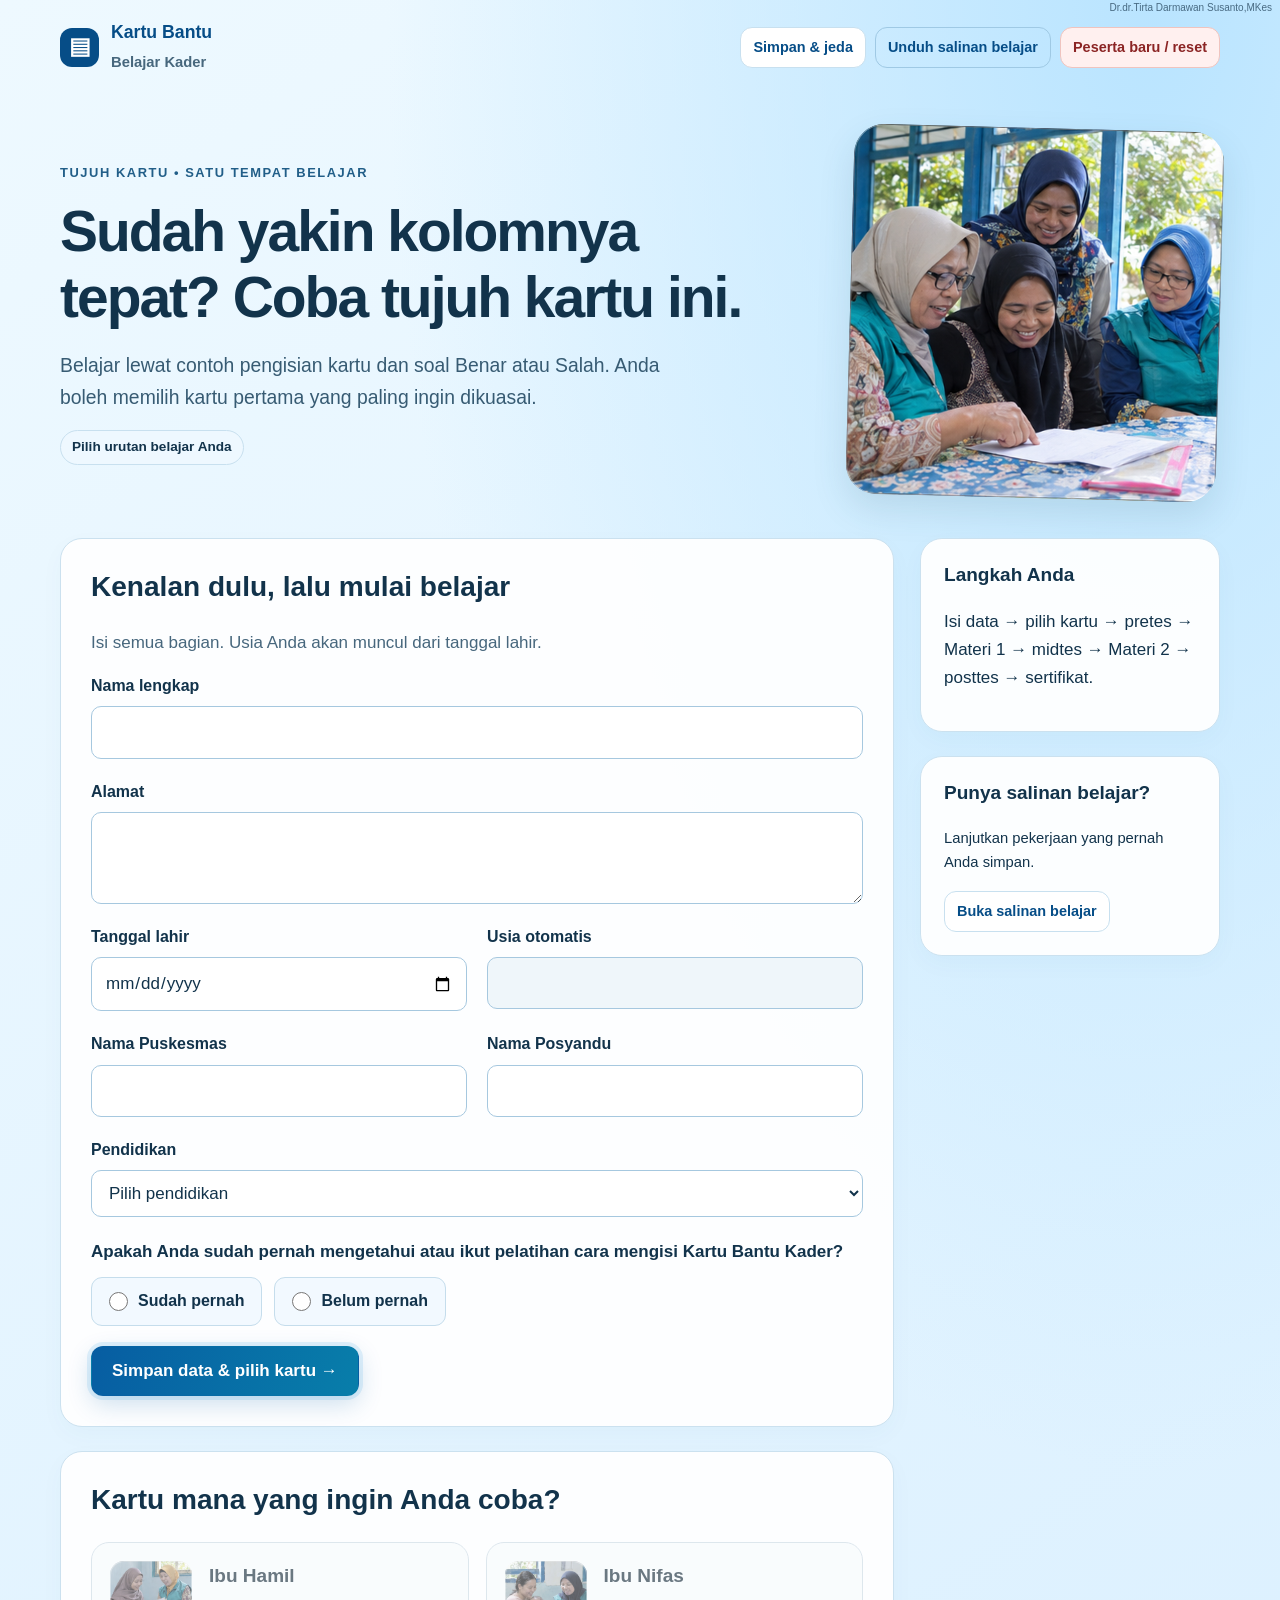
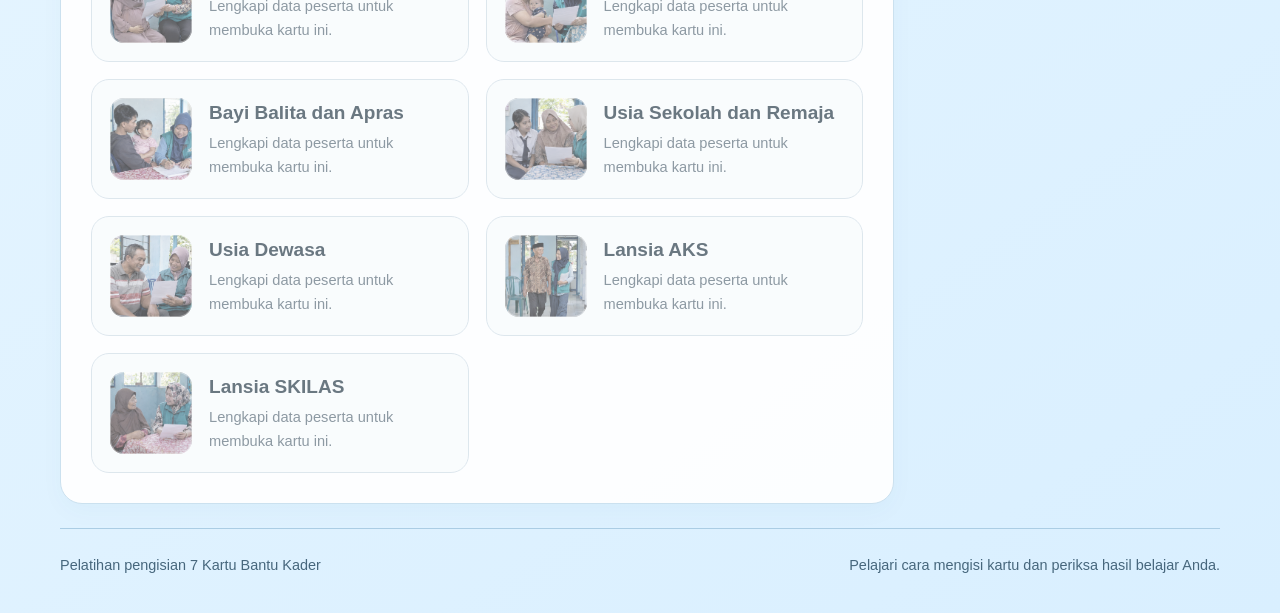
<file: index.html>
<!doctype html>
<html lang="id"><head><meta charset="utf-8"><meta name="viewport" content="width=device-width,initial-scale=1"><meta name="theme-color" content="#dff2ff"><title>Kartu Bantu Kader</title><link rel="stylesheet" href="assets/style.css"><script defer src="assets/content.js"></script><script defer src="assets/files.js"></script><script defer src="assets/validate.js"></script><script defer src="assets/review.js"></script><script defer src="assets/app.js"></script></head><body data-module="index"><div id="app"><div class="wrap"><section class="panel" style="margin-top:50px"><h1>Membuka tempat belajar Anda…</h1><p>Tunggu sebentar.</p></section></div></div><noscript>Aktifkan JavaScript pada peramban untuk mengikuti pelatihan.</noscript></body></html>
</file>
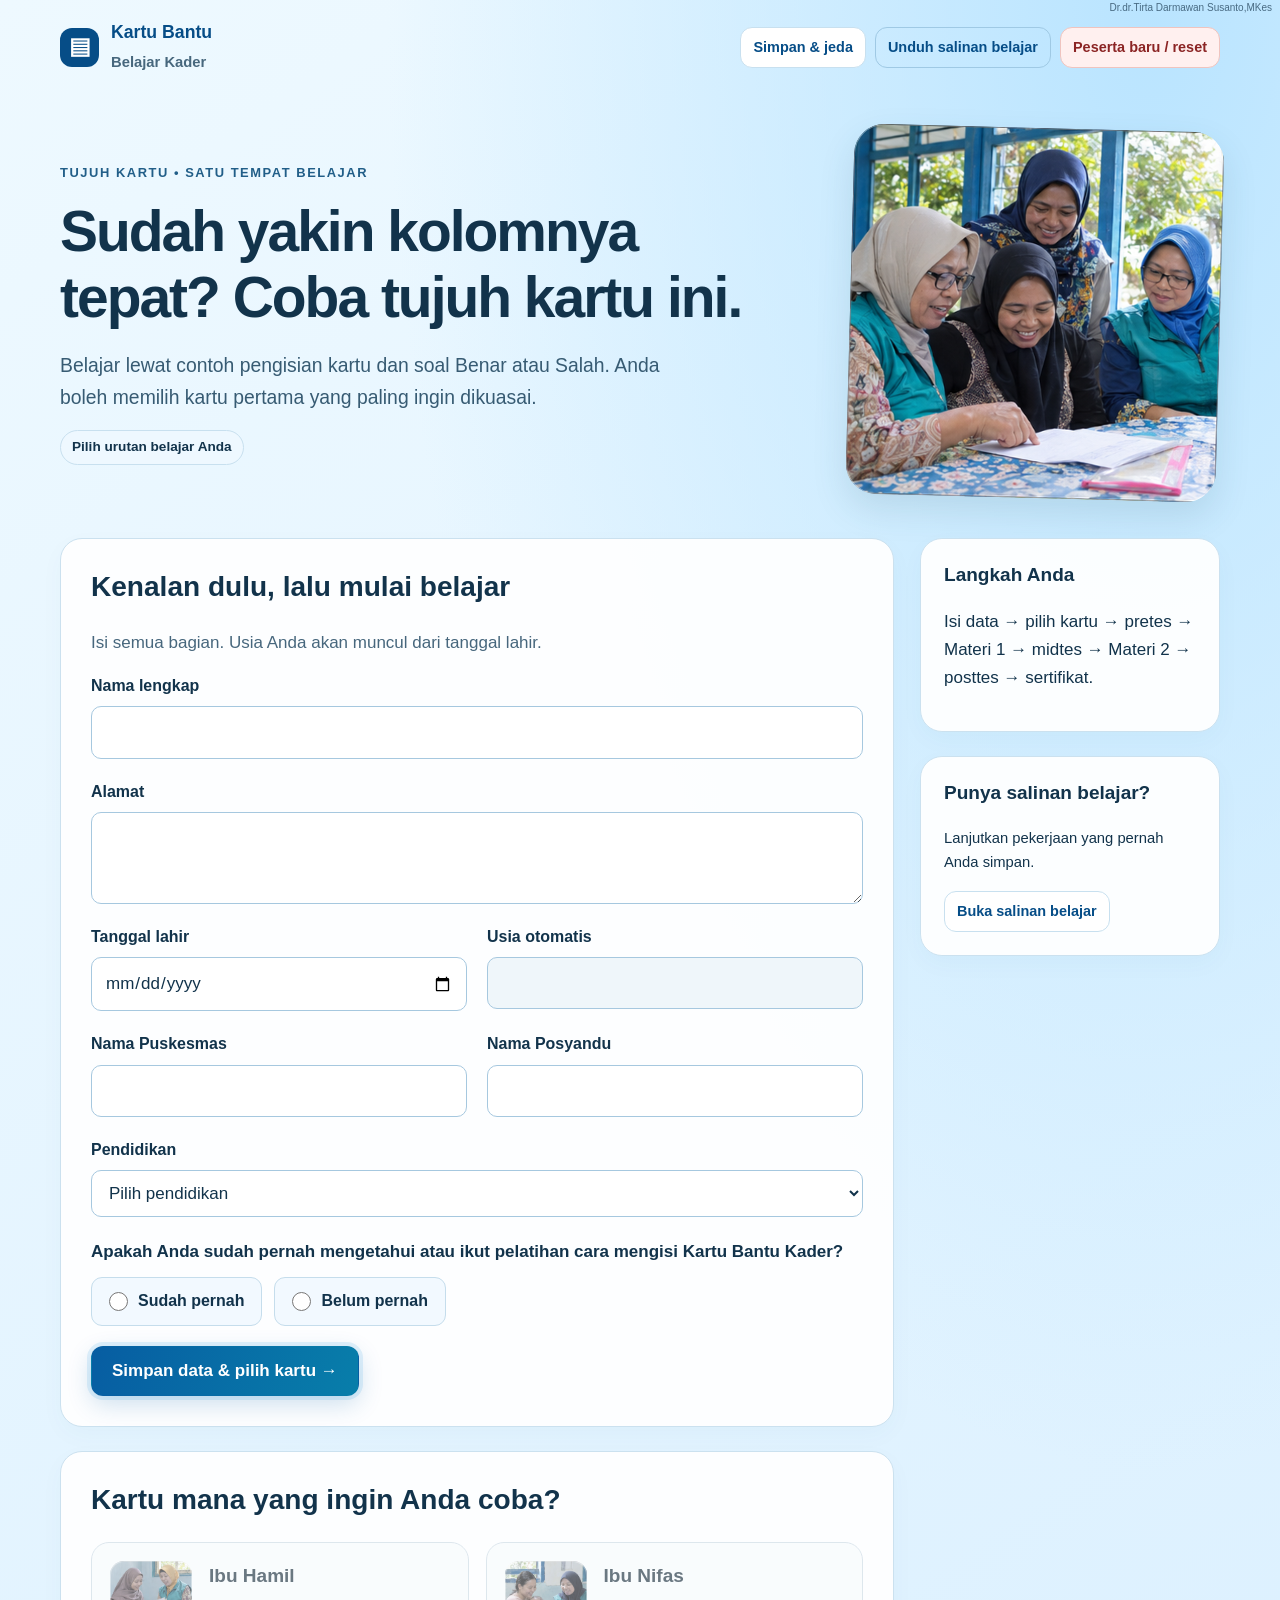
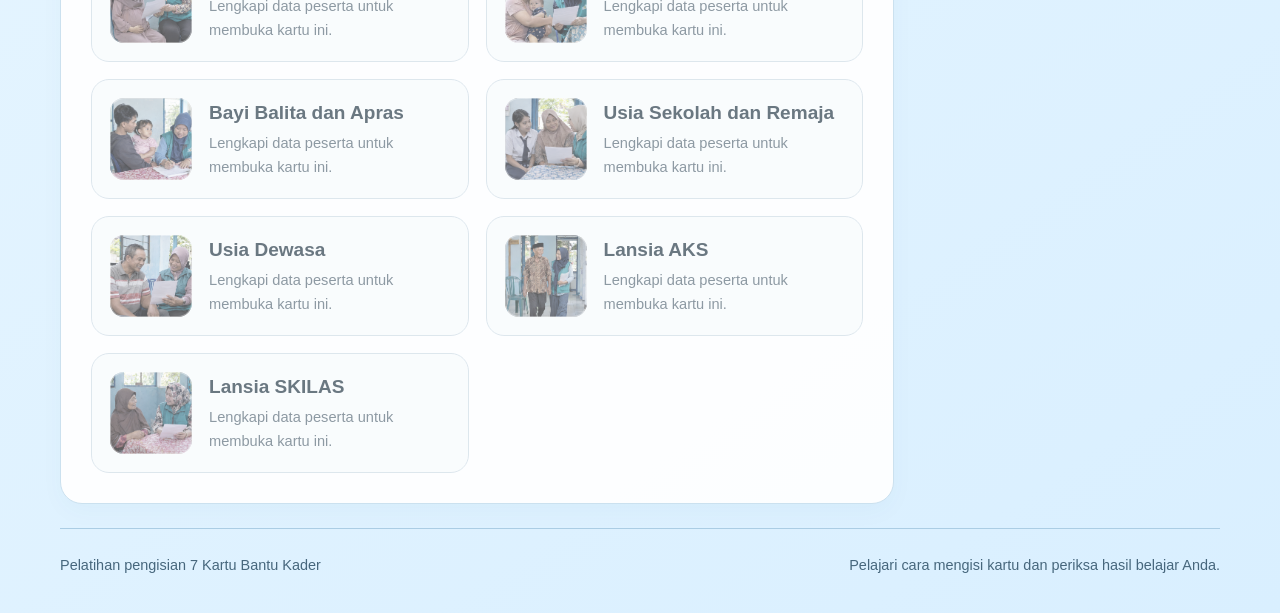
<file: m01-ibu-hamil.html>
<!doctype html>
<html lang="id"><head><meta charset="utf-8"><meta name="viewport" content="width=device-width,initial-scale=1"><meta name="theme-color" content="#dff2ff"><title>Kartu Bantu Kader</title><link rel="stylesheet" href="assets/style.css"><script defer src="assets/content.js"></script><script defer src="assets/files.js"></script><script defer src="assets/validate.js"></script><script defer src="assets/review.js"></script><script defer src="assets/app.js"></script></head><body data-module="M01"><div id="app"><div class="wrap"><section class="panel" style="margin-top:50px"><h1>Membuka tempat belajar Anda…</h1><p>Tunggu sebentar.</p></section></div></div><noscript>Aktifkan JavaScript pada peramban untuk mengikuti pelatihan.</noscript></body></html>
</file>
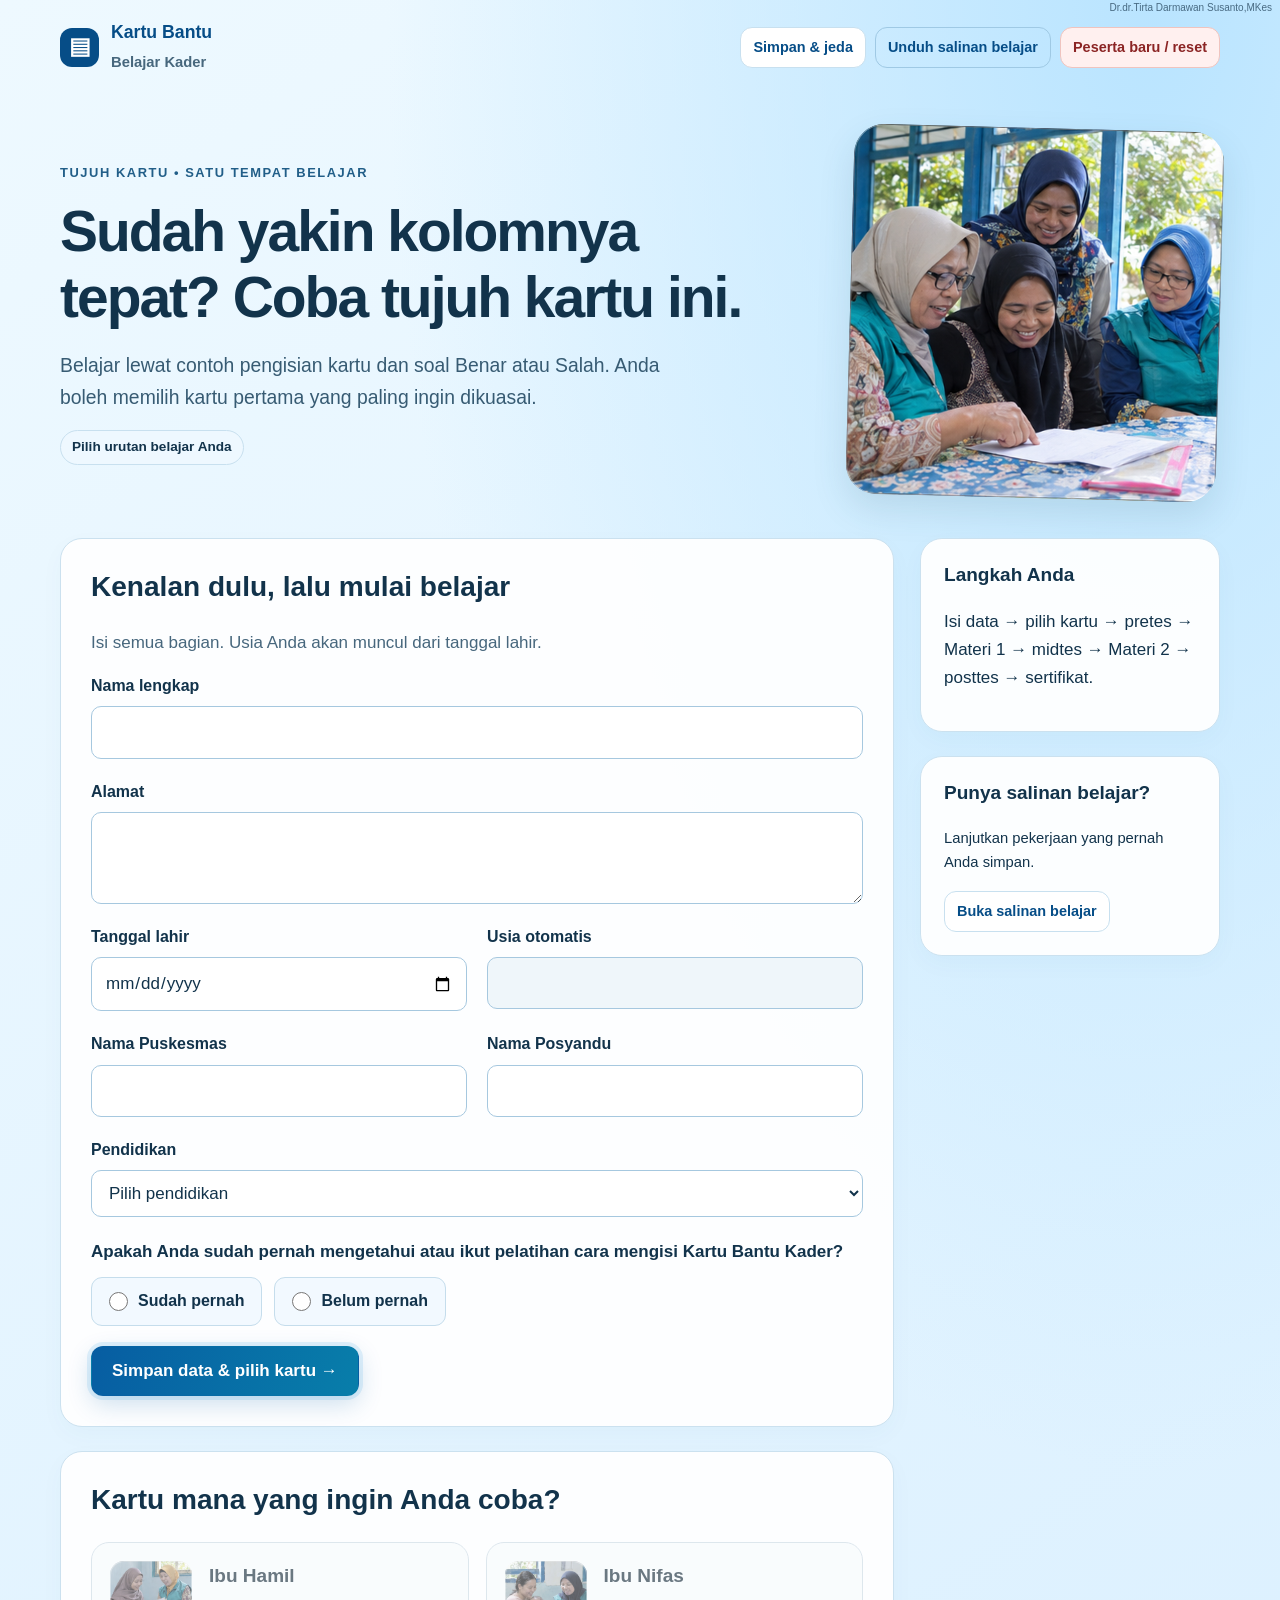
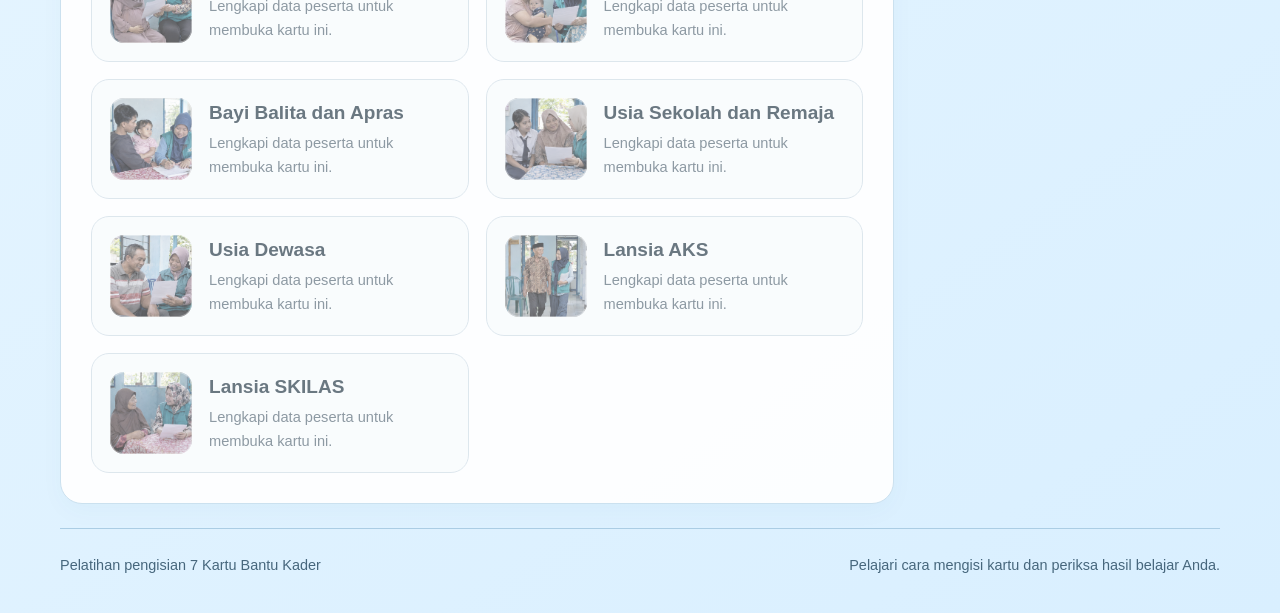
<file: m02-ibu-nifas.html>
<!doctype html>
<html lang="id"><head><meta charset="utf-8"><meta name="viewport" content="width=device-width,initial-scale=1"><meta name="theme-color" content="#dff2ff"><title>Kartu Bantu Kader</title><link rel="stylesheet" href="assets/style.css"><script defer src="assets/content.js"></script><script defer src="assets/files.js"></script><script defer src="assets/validate.js"></script><script defer src="assets/review.js"></script><script defer src="assets/app.js"></script></head><body data-module="M02"><div id="app"><div class="wrap"><section class="panel" style="margin-top:50px"><h1>Membuka tempat belajar Anda…</h1><p>Tunggu sebentar.</p></section></div></div><noscript>Aktifkan JavaScript pada peramban untuk mengikuti pelatihan.</noscript></body></html>
</file>
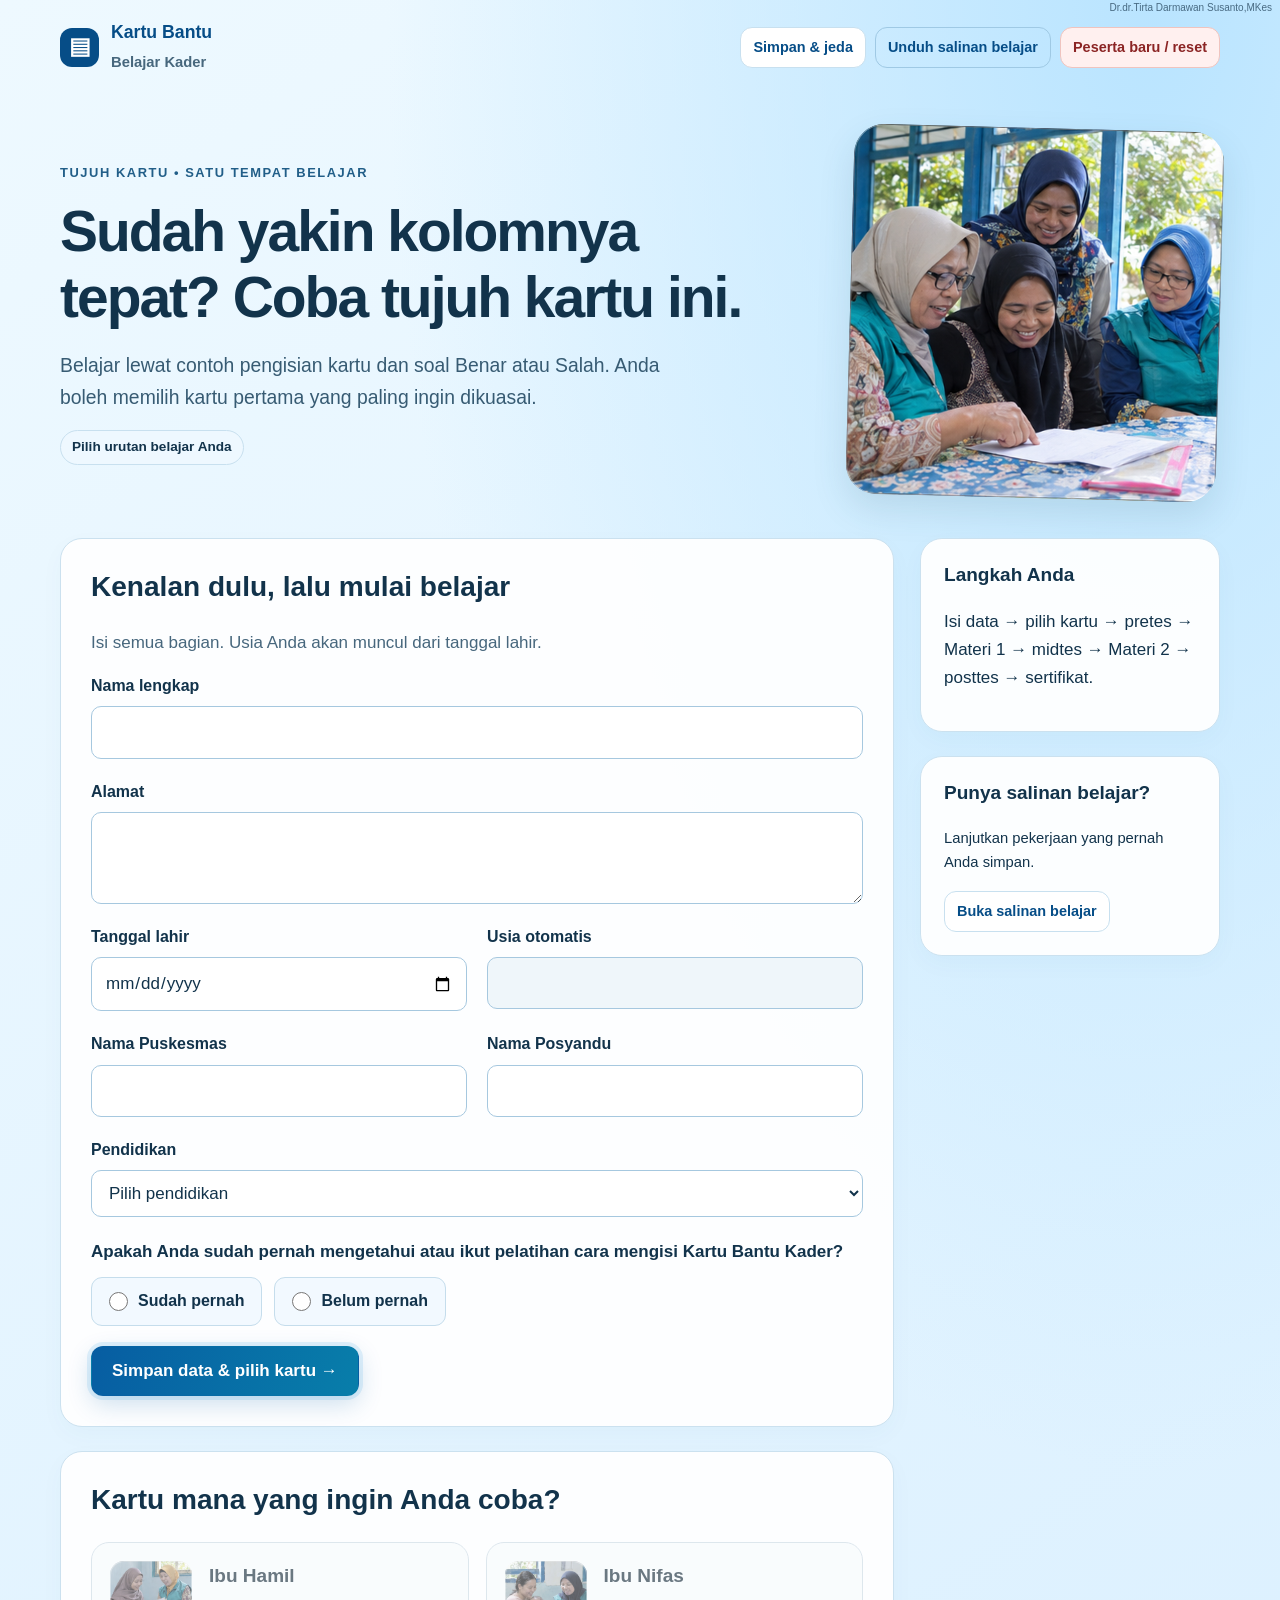
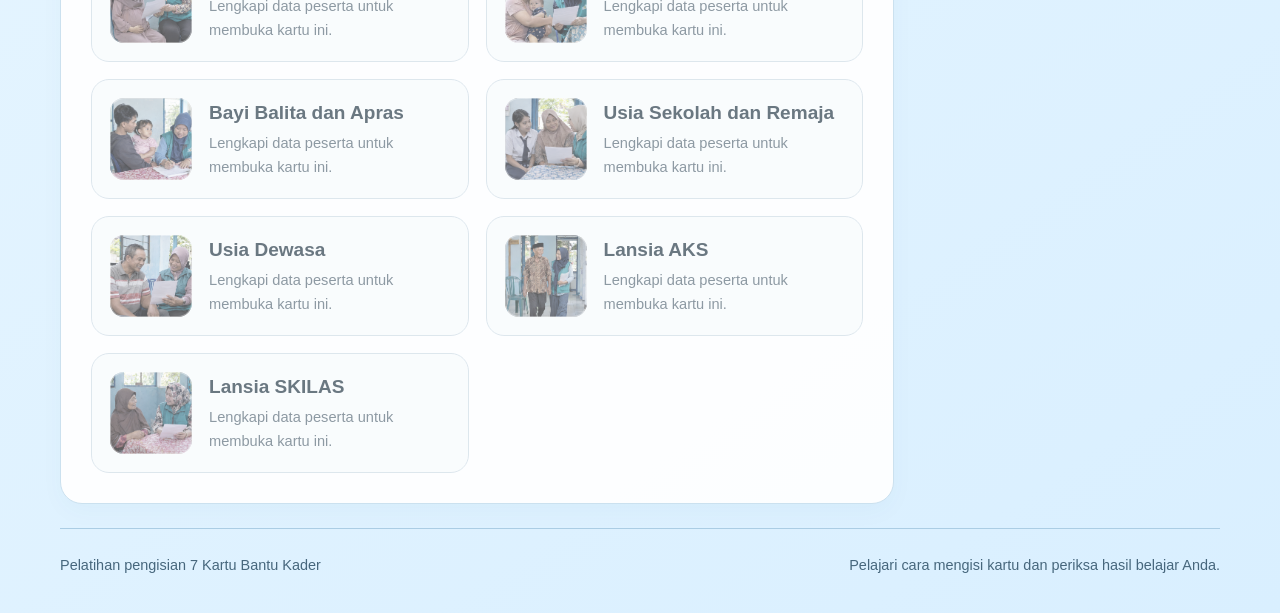
<file: m03-bayi-balita.html>
<!doctype html>
<html lang="id"><head><meta charset="utf-8"><meta name="viewport" content="width=device-width,initial-scale=1"><meta name="theme-color" content="#dff2ff"><title>Kartu Bantu Kader</title><link rel="stylesheet" href="assets/style.css"><script defer src="assets/content.js"></script><script defer src="assets/files.js"></script><script defer src="assets/validate.js"></script><script defer src="assets/review.js"></script><script defer src="assets/app.js"></script></head><body data-module="M03"><div id="app"><div class="wrap"><section class="panel" style="margin-top:50px"><h1>Membuka tempat belajar Anda…</h1><p>Tunggu sebentar.</p></section></div></div><noscript>Aktifkan JavaScript pada peramban untuk mengikuti pelatihan.</noscript></body></html>
</file>
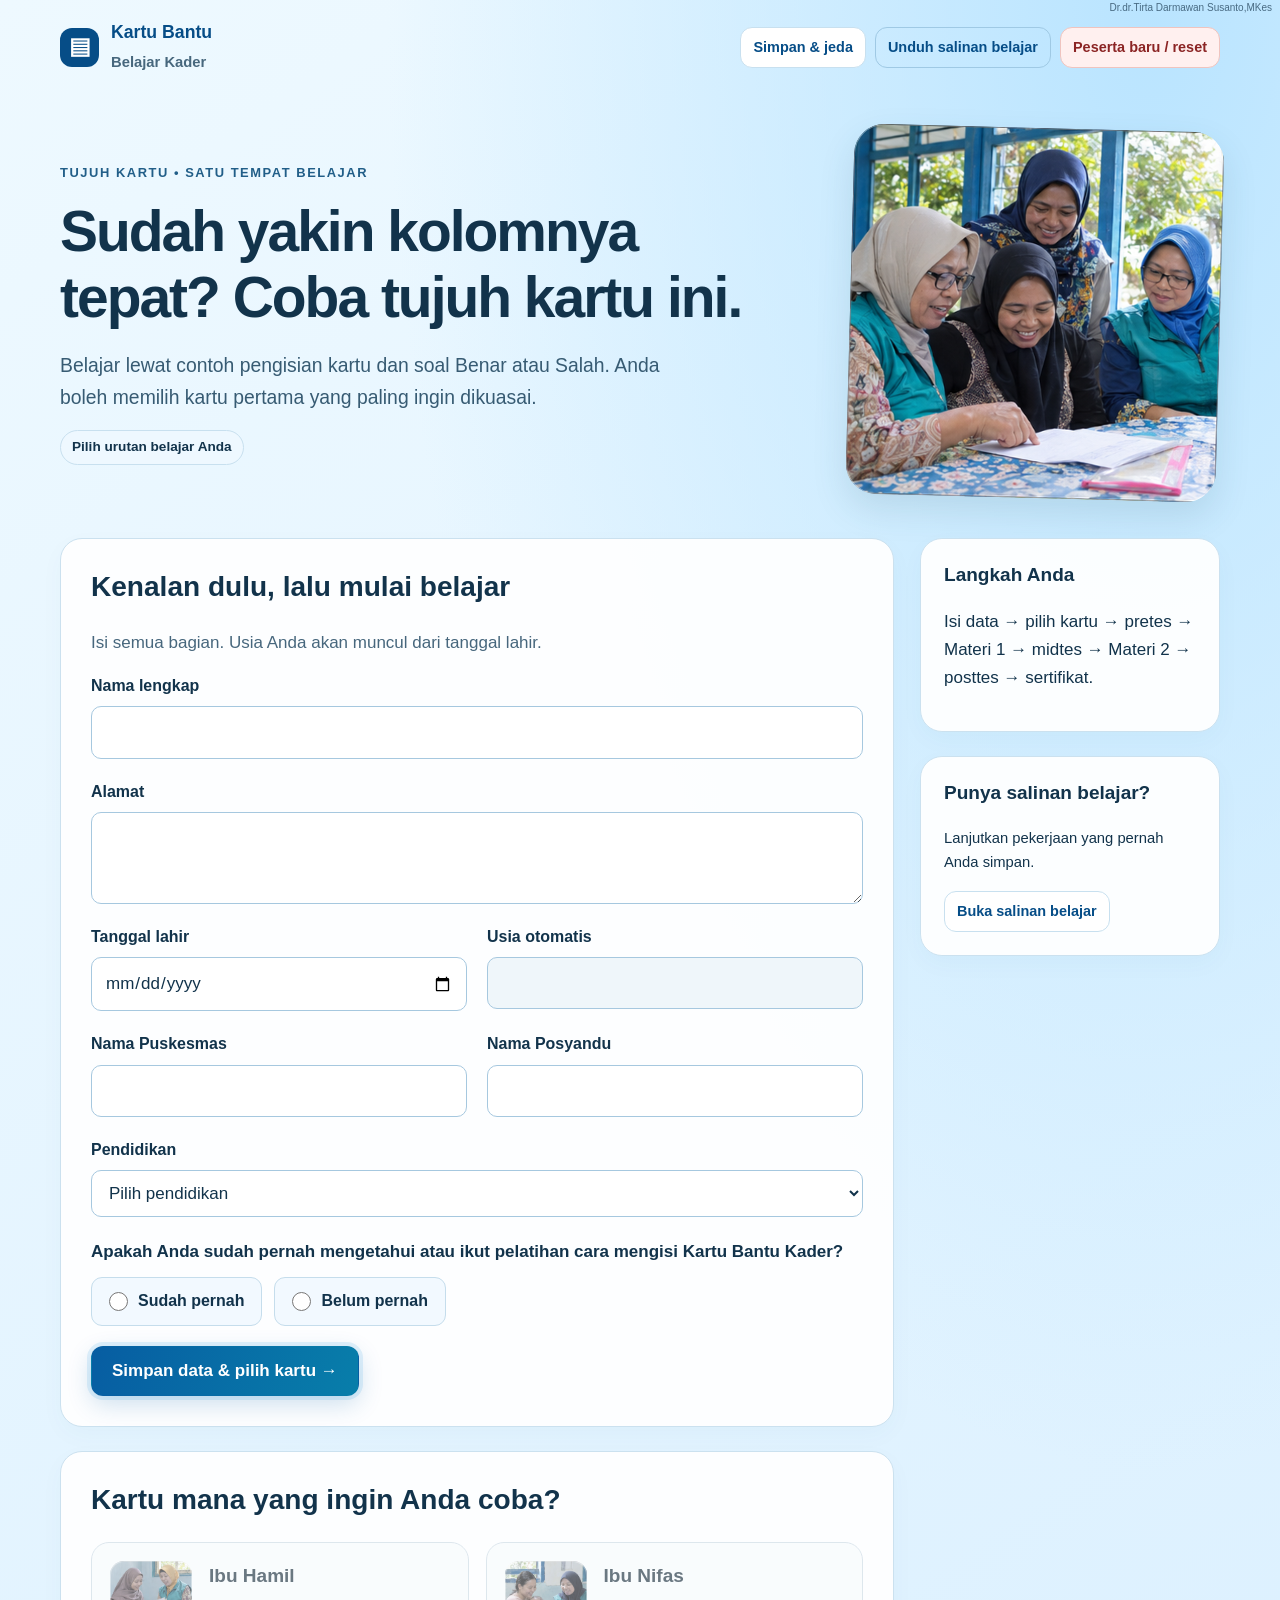
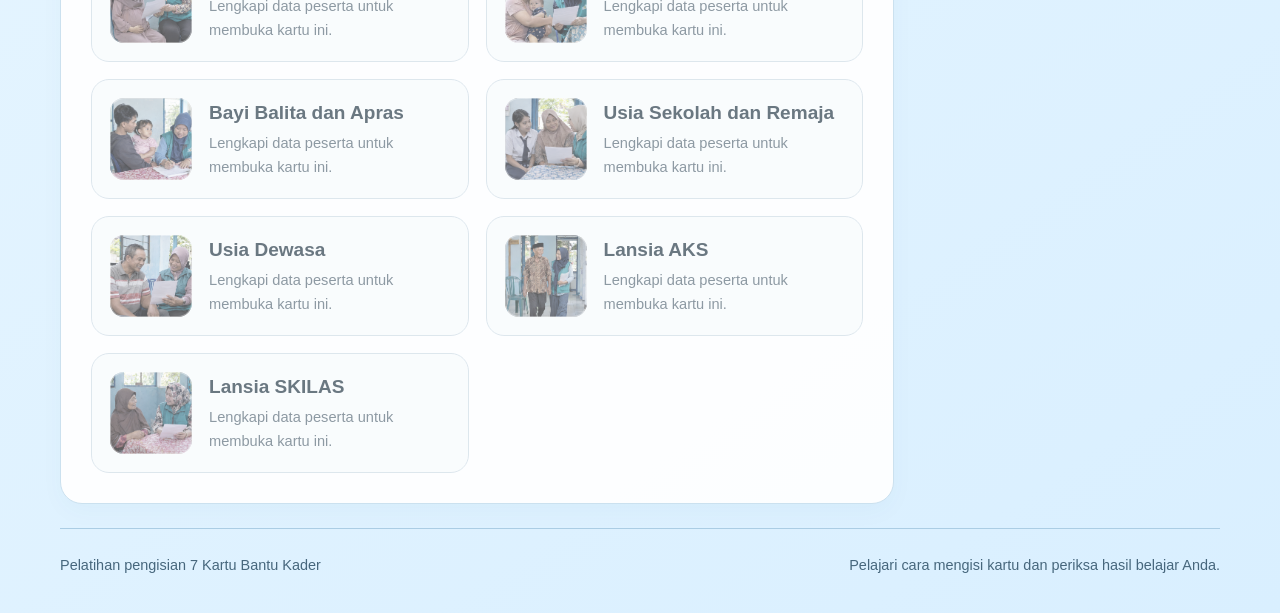
<file: m04-remaja.html>
<!doctype html>
<html lang="id"><head><meta charset="utf-8"><meta name="viewport" content="width=device-width,initial-scale=1"><meta name="theme-color" content="#dff2ff"><title>Kartu Bantu Kader</title><link rel="stylesheet" href="assets/style.css"><script defer src="assets/content.js"></script><script defer src="assets/files.js"></script><script defer src="assets/validate.js"></script><script defer src="assets/review.js"></script><script defer src="assets/app.js"></script></head><body data-module="M04"><div id="app"><div class="wrap"><section class="panel" style="margin-top:50px"><h1>Membuka tempat belajar Anda…</h1><p>Tunggu sebentar.</p></section></div></div><noscript>Aktifkan JavaScript pada peramban untuk mengikuti pelatihan.</noscript></body></html>
</file>
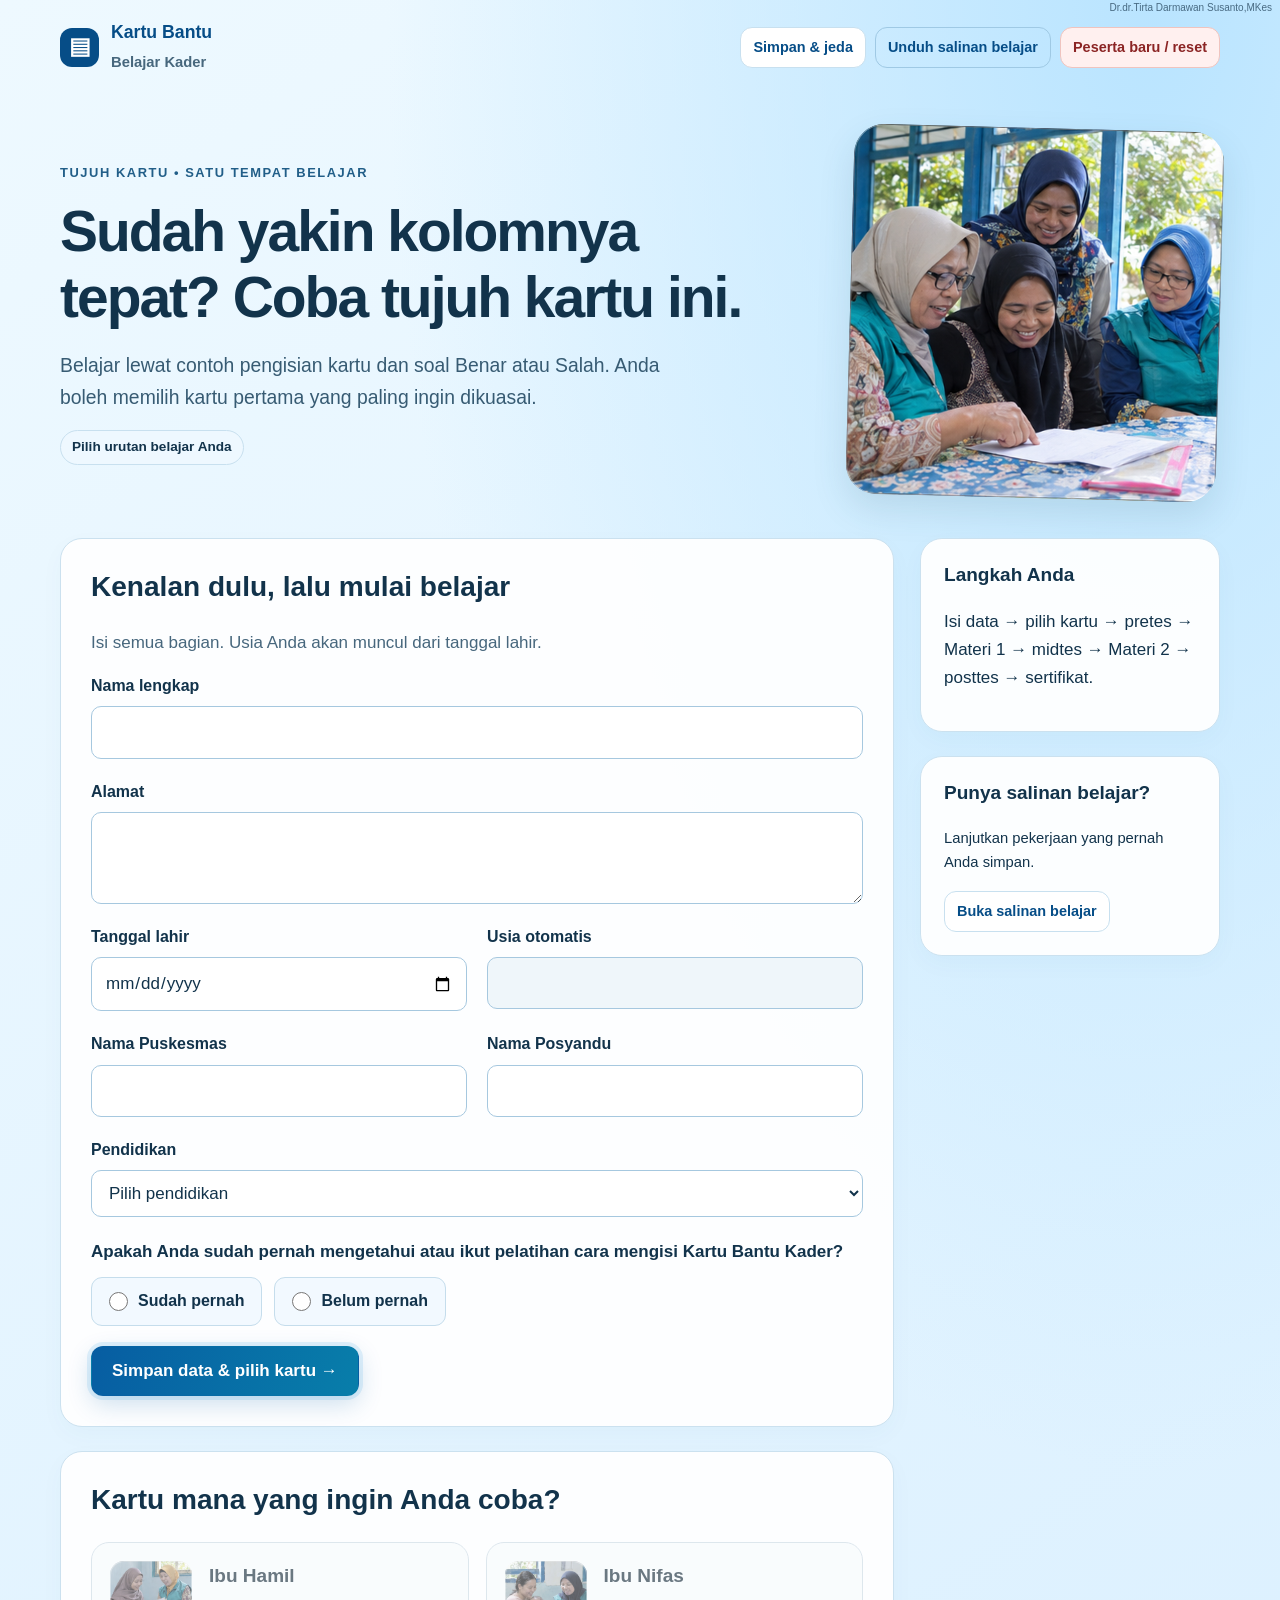
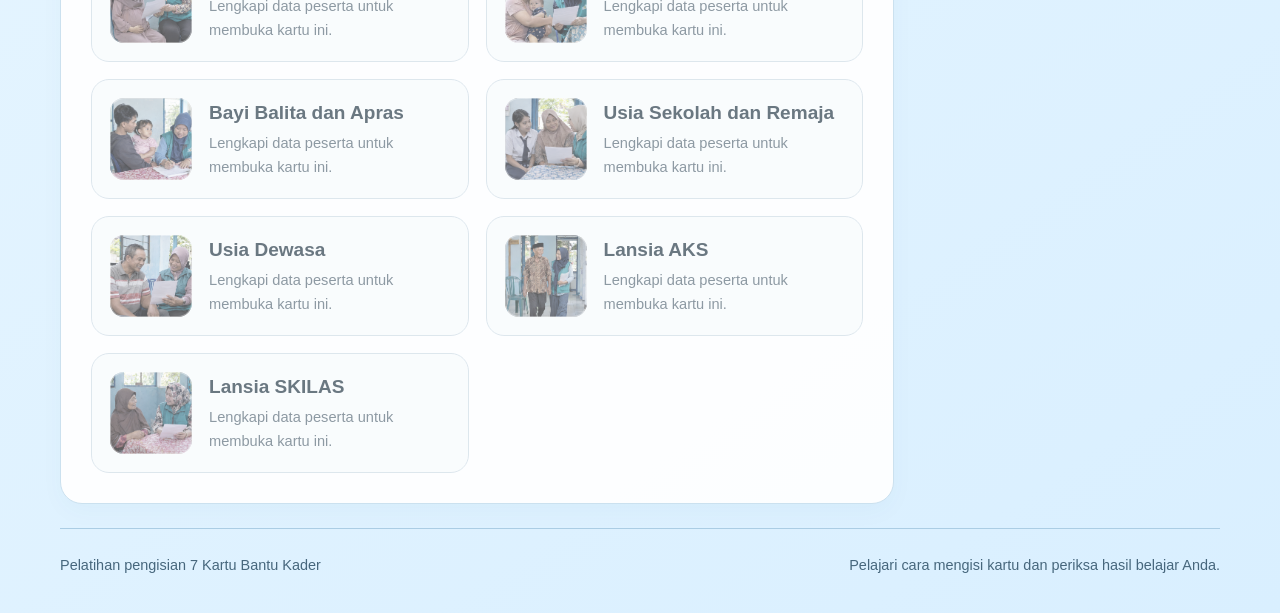
<file: m05-dewasa.html>
<!doctype html>
<html lang="id"><head><meta charset="utf-8"><meta name="viewport" content="width=device-width,initial-scale=1"><meta name="theme-color" content="#dff2ff"><title>Kartu Bantu Kader</title><link rel="stylesheet" href="assets/style.css"><script defer src="assets/content.js"></script><script defer src="assets/files.js"></script><script defer src="assets/validate.js"></script><script defer src="assets/review.js"></script><script defer src="assets/app.js"></script></head><body data-module="M05"><div id="app"><div class="wrap"><section class="panel" style="margin-top:50px"><h1>Membuka tempat belajar Anda…</h1><p>Tunggu sebentar.</p></section></div></div><noscript>Aktifkan JavaScript pada peramban untuk mengikuti pelatihan.</noscript></body></html>
</file>
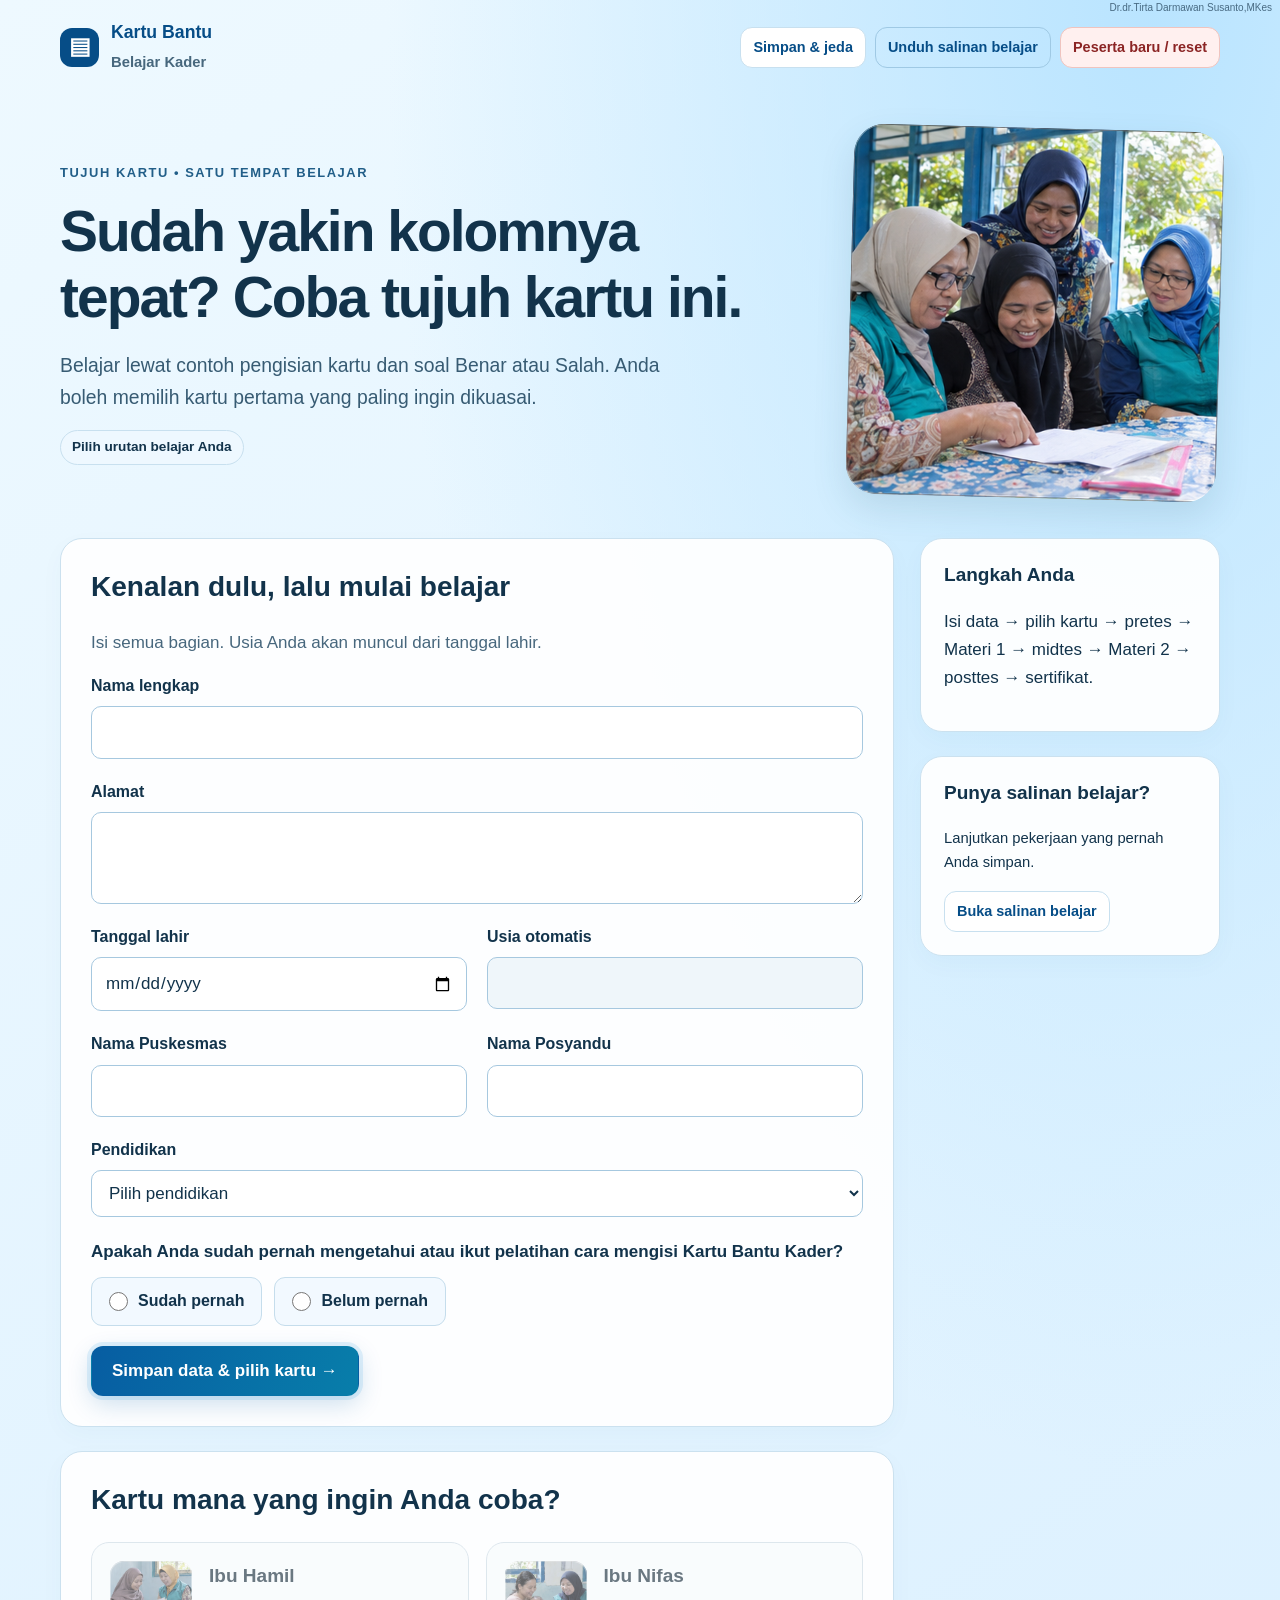
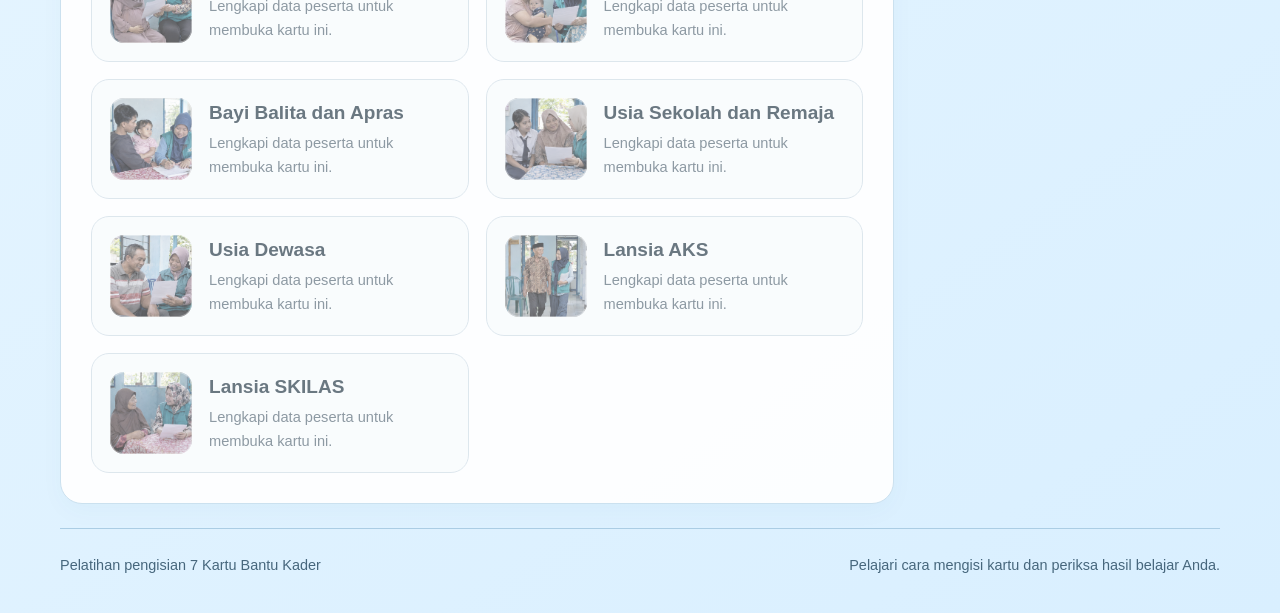
<file: m06-lansia-aks.html>
<!doctype html>
<html lang="id"><head><meta charset="utf-8"><meta name="viewport" content="width=device-width,initial-scale=1"><meta name="theme-color" content="#dff2ff"><title>Kartu Bantu Kader</title><link rel="stylesheet" href="assets/style.css"><script defer src="assets/content.js"></script><script defer src="assets/files.js"></script><script defer src="assets/validate.js"></script><script defer src="assets/review.js"></script><script defer src="assets/app.js"></script></head><body data-module="M06"><div id="app"><div class="wrap"><section class="panel" style="margin-top:50px"><h1>Membuka tempat belajar Anda…</h1><p>Tunggu sebentar.</p></section></div></div><noscript>Aktifkan JavaScript pada peramban untuk mengikuti pelatihan.</noscript></body></html>
</file>
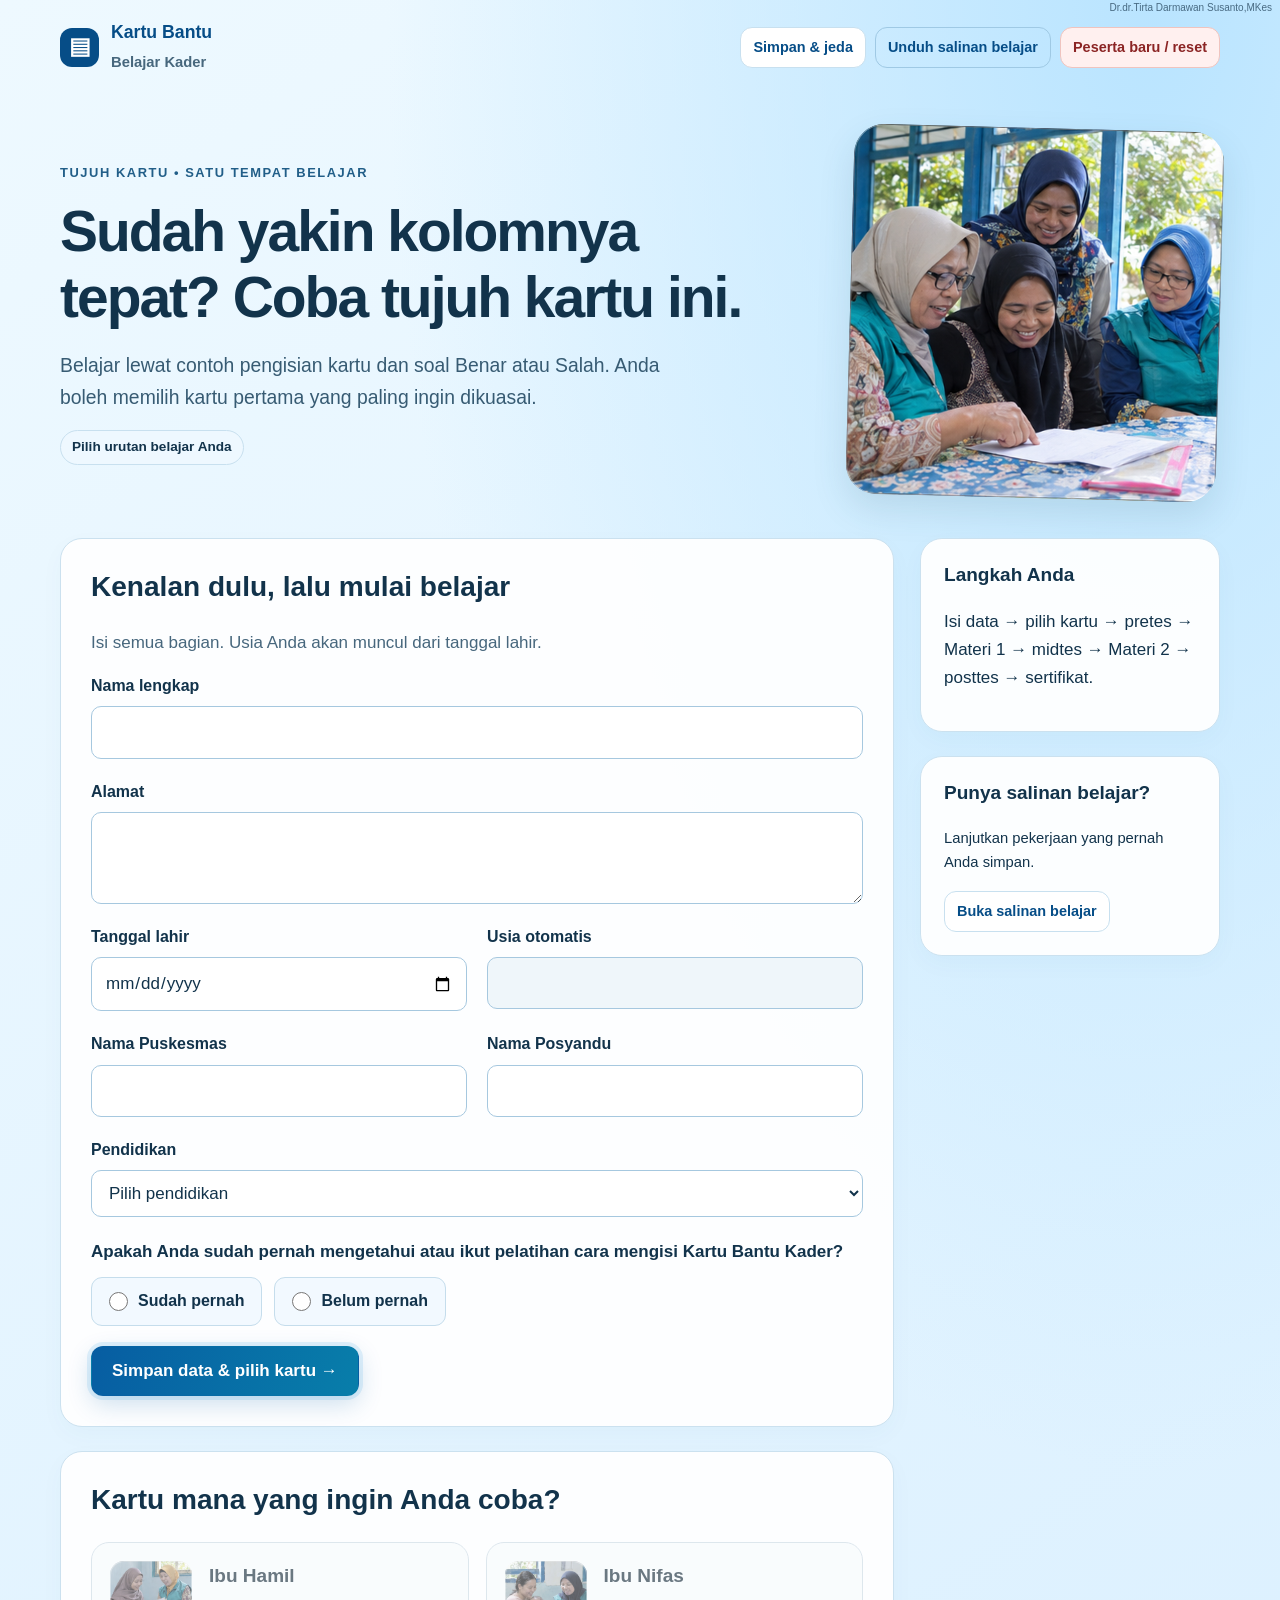
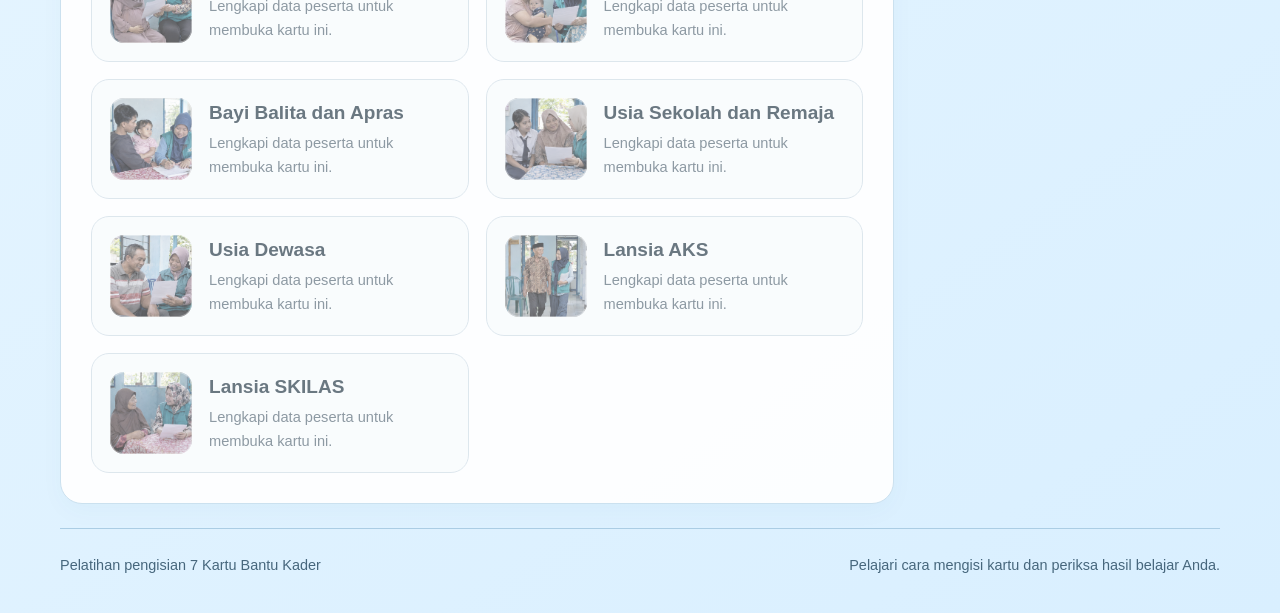
<file: m07-lansia-skilas.html>
<!doctype html>
<html lang="id"><head><meta charset="utf-8"><meta name="viewport" content="width=device-width,initial-scale=1"><meta name="theme-color" content="#dff2ff"><title>Kartu Bantu Kader</title><link rel="stylesheet" href="assets/style.css"><script defer src="assets/content.js"></script><script defer src="assets/files.js"></script><script defer src="assets/validate.js"></script><script defer src="assets/review.js"></script><script defer src="assets/app.js"></script></head><body data-module="M07"><div id="app"><div class="wrap"><section class="panel" style="margin-top:50px"><h1>Membuka tempat belajar Anda…</h1><p>Tunggu sebentar.</p></section></div></div><noscript>Aktifkan JavaScript pada peramban untuk mengikuti pelatihan.</noscript></body></html>
</file>
<file: assets/style.css>
:root{--ink:#12334b;--muted:#47677d;--blue:#0869b1;--deep:#064d87;--sky:#dff2ff;--line:#c8e0ef;--good:#11664f;--bad:#9e3030;--gold:#ffd57b;--radius:22px;color-scheme:light;font-family:Arial,Helvetica,sans-serif;font-size:17px}*{box-sizing:border-box}body{margin:0;color:var(--ink);background:radial-gradient(ellipse at 90% 0,#b9e4ff 0,transparent 47%),linear-gradient(145deg,#eef9ff,#d9efff);min-height:100vh;line-height:1.65}button,input,select,textarea{font:inherit}button,a,input,select,textarea{touch-action:manipulation}button,a{ -webkit-tap-highlight-color:transparent}a{color:var(--deep);text-underline-offset:4px}button{cursor:pointer}button:disabled{cursor:not-allowed;opacity:.58}button:focus-visible,a:focus-visible,input:focus-visible,select:focus-visible,textarea:focus-visible{outline:3px solid #b85c00;outline-offset:4px}h1,h2,h3,p{margin-top:0}h1{font-size:clamp(2rem,4.5vw,3.35rem);line-height:1.16;letter-spacing:-.035em;margin-bottom:20px;max-width:850px}h2{font-size:1.65rem;line-height:1.3}h3{font-size:1.12rem;line-height:1.4}p{margin-bottom:16px}small,.small{font-size:.87rem}.muted{color:var(--muted)}.wrap{width:min(1160px,calc(100% - 40px));margin:auto}.topbar{display:flex;align-items:center;justify-content:space-between;gap:18px;padding:18px 0}.brand{font-weight:800;display:flex;align-items:center;gap:12px;text-decoration:none;font-size:1.04rem}.brand-mark{width:39px;height:39px;display:grid;place-items:center;background:var(--deep);color:white;border-radius:12px;font-size:23px}.top-actions{display:flex;align-items:center;gap:9px;flex-wrap:wrap;justify-content:flex-end}.btn{border:1px solid transparent;padding:12px 20px;border-radius:12px;background:var(--blue);color:white;font-weight:700;text-decoration:none;display:inline-flex;align-items:center;justify-content:center;gap:9px;line-height:1.45;min-height:48px;white-space:normal;text-align:center}.btn:hover{background:var(--deep)}.btn.secondary{background:white;border-color:var(--line);color:var(--deep)}.btn.secondary:hover{background:#edf7ff}.btn.ghost{background:transparent;color:var(--deep);border-color:#9fc9e4}.btn.danger{background:#fff0ef;color:#8b2424;border-color:#efc4bf}.btn.small{font-size:.85rem;padding:9px 12px;min-height:41px}.btn.glow{background:linear-gradient(110deg,#075da2,#087eaa);box-shadow:0 0 0 4px #219ade20,0 8px 25px #075da232;animation:glow 2.3s ease-in-out infinite}.btn.glow:hover{background:var(--deep)}@keyframes glow{50%{box-shadow:0 0 0 7px #219ade14,0 8px 32px #075da24d}}.tag{background:#eef8ff;border:1px solid var(--line);padding:5px 11px;border-radius:20px;font-size:.8rem;font-weight:700;display:inline-block}.hero{display:grid;grid-template-columns:1.35fr .75fr;gap:42px;align-items:center;padding:34px 0 40px}.eyebrow{text-transform:uppercase;letter-spacing:.12em;font-weight:700;font-size:.76rem;color:#215e88;margin-bottom:15px}.hero .lead{font-size:1.14rem;color:#375b73;max-width:640px}.photo{background-image:url('kader-atlas.png');background-size:400% 200%;aspect-ratio:1;border-radius:30px;box-shadow:0 15px 35px #1c526421;position:relative;overflow:hidden}.photo:after{content:'';position:absolute;inset:0;box-shadow:inset 0 0 0 1px #ffffff60;border-radius:inherit}.hero-photo{transform:rotate(1.5deg);max-width:370px;width:100%;justify-self:end}.content-grid{display:grid;grid-template-columns:minmax(0,1fr) 300px;gap:26px;align-items:start}.panel{background:#ffffffed;border:1px solid #cbe1ef;border-radius:var(--radius);padding:30px;box-shadow:0 8px 24px #17597d08;margin-bottom:24px}.panel.narrow{max-width:850px;margin-left:auto;margin-right:auto}.sidebar{position:sticky;top:20px}.sidebar .panel{padding:23px}.field-grid{display:grid;grid-template-columns:1fr 1fr;gap:20px}.field{display:flex;flex-direction:column;gap:7px}.field.full{grid-column:1/-1}label{font-weight:700;font-size:.94rem}input,select,textarea{width:100%;border:1px solid #a6c8df;border-radius:10px;background:#fff;color:var(--ink);padding:11px 13px;min-height:47px}input[readonly]{background:#eff6fa}textarea{resize:vertical;min-height:92px}fieldset{border:0;padding:0;margin:0 0 20px;min-width:0}legend{font-weight:700;line-height:1.55;padding:0 0 12px}.choices{display:flex;gap:12px;flex-wrap:wrap}.choice{display:flex;align-items:center;gap:10px;cursor:pointer;background:#f2f9ff;border:1px solid #c5ddec;padding:10px 17px;border-radius:11px;min-width:125px}.choice:has(input:checked){background:#dceeff;border-color:var(--blue);box-shadow:0 0 0 1px var(--blue)}.choice input{width:19px;height:19px;min-height:0;accent-color:var(--blue);margin:0}.choice span{font-weight:700}.form-error,.notice{border-radius:12px;padding:14px 17px;margin:15px 0;background:#fff3dc;border:1px solid #edca89;color:#70480c}.form-error{background:#fff0ee;border-color:#f1beb7;color:#8a2825}.notice.good{background:#eaf8f1;border-color:#b5dfcd;color:var(--good)}.actions{display:flex;gap:12px;align-items:center;flex-wrap:wrap;margin-top:23px}.module-grid{display:grid;grid-template-columns:repeat(2,minmax(0,1fr));gap:17px}.module-card{border:1px solid #c5ddec;border-radius:18px;background:#f7fbff;display:grid;grid-template-columns:82px 1fr;gap:17px;padding:18px;text-decoration:none;color:var(--ink);transition:transform .15s,box-shadow .15s}.module-card:hover{transform:translateY(-3px);box-shadow:0 10px 22px #14598618;background:white}.module-card .photo{width:82px;border-radius:14px;box-shadow:none}.module-card h3{margin:2px 0 4px}.module-card p{font-size:.86rem;color:var(--muted);margin:0}.module-card.locked{filter:grayscale(.4);opacity:.65}.module-card .tag{margin-top:10px;background:white}.steps{display:flex;list-style:none;gap:7px;padding:0;flex-wrap:wrap;margin:5px 0 26px}.step{border:1px solid #c2dbe9;background:#f0f7fb;border-radius:20px;font-size:.78rem;padding:6px 12px;color:#567081}.step.active{background:var(--deep);color:white;border-color:var(--deep);font-weight:700}.step.done{background:#e2f5ec;border-color:#b9dfce;color:#18664b}.timer{font-variant-numeric:tabular-nums;font-weight:800;font-size:1.4rem;letter-spacing:.03em;margin:6px 0}.metric-grid{display:grid;grid-template-columns:repeat(3,1fr);gap:12px;margin:20px 0}.metric{border-radius:14px;padding:14px;background:#edf6ff;border:1px solid #c7dfef}.metric strong{display:block;font-size:1.75rem;line-height:1.3}.metric.good{background:#e9f8f0;color:#126349}.metric.bad{background:#fff0ed;color:#922c25}.metric.blank{background:#fff6dd;color:#7c5414}.review-item{border:1px solid #d0e1eb;border-left:4px solid var(--bad);border-radius:10px;padding:15px 17px;margin:13px 0;background:white;overflow-wrap:anywhere}.review-item.correct{border-left-color:var(--good)}.review-item.blank{border-left-color:#c88a21}.review-item p{margin-bottom:8px}.review-item p:last-child{margin-bottom:0}.lesson-list{padding-left:22px;margin:12px 0 20px}.lesson-list li{margin-bottom:9px}.example{background:#ecf7ff;padding:20px;border-radius:14px;border:1px solid #c6e2f4;margin:20px 0}.lesson-nav{display:flex;align-items:center;justify-content:space-between;gap:12px;border-top:1px solid var(--line);padding-top:20px;margin-top:25px}.case-text{white-space:pre-wrap;background:#f2f9ff;border:1px solid #c7dfed;padding:23px;border-radius:14px;overflow-wrap:anywhere}.case-questions li{margin:12px 0}.upload-zone{border:2px dashed #6ca8cf;border-radius:17px;padding:22px;background:#f0f9ff;margin-top:22px}.upload-zone input{background:white}.file-name{overflow-wrap:anywhere;font-weight:700}.certificate{border:2px solid #8ab7d5;border-radius:17px;padding:30px;text-align:center;background:linear-gradient(135deg,#fff,#eef9ff)}.certificate h2{font-size:1.8rem}.certificate .person{font-size:1.6rem;font-weight:800;overflow-wrap:anywhere}.certificate .signers{display:grid;grid-template-columns:1fr 1fr;gap:25px;margin-top:35px;font-size:.86rem;line-height:1.5}.certificate .signers p{margin-bottom:5px}.pause-cover{position:fixed;inset:0;background:#083652e6;z-index:50;display:flex;align-items:center;justify-content:center;padding:20px}.pause-card{background:white;border-radius:24px;padding:36px;width:min(530px,100%);text-align:center;box-shadow:0 20px 80px #001a2b66}.pause-card h2{font-size:2rem}.pause-icon{width:68px;height:68px;background:#e5f4ff;border-radius:20px;display:grid;place-items:center;margin:0 auto 22px;font-size:30px}.bottom-bar{display:flex;justify-content:space-between;gap:15px;flex-wrap:wrap;padding:25px 0 35px;border-top:1px solid #abcde4;color:var(--muted);font-size:.85rem}.status{font-size:.86rem;color:var(--muted)}.busy{pointer-events:none;opacity:.6}.sr-only{position:absolute;width:1px;height:1px;padding:0;margin:-1px;overflow:hidden;clip:rect(0,0,0,0);white-space:nowrap;border:0}dialog{border:1px solid #a5c7de;border-radius:20px;padding:28px;max-width:min(520px,calc(100% - 32px));color:var(--ink)}dialog::backdrop{background:#083652aa}.source-link{font-size:.85rem;margin-top:20px}.sticky-feedback{position:fixed;bottom:20px;left:50%;transform:translateX(-50%);background:#0c405e;color:#fff;border-radius:13px;padding:12px 20px;max-width:calc(100% - 30px);z-index:60;box-shadow:0 5px 25px #06263744;overflow-wrap:anywhere}.divider{height:1px;background:var(--line);margin:24px 0}.help-list{padding-left:22px}.help-list li{margin:12px 0}progress{width:100%;height:12px;accent-color:var(--blue)}.attempt-badge{display:inline-block;font-size:.82rem;background:#eff5fa;border:1px solid #ccdeeb;padding:4px 11px;border-radius:20px}.table-scroll{overflow-x:auto}table{border-collapse:collapse;width:100%;font-size:.9rem}th,td{padding:10px 12px;border:1px solid var(--line);text-align:left;vertical-align:top}th{background:#eaf5ff}.wa-box{background:#effaf3;border:1px solid #c0dec9;border-radius:15px;padding:20px;margin-top:22px}.wa-box .btn{background:#166746}.wa-box textarea{font-size:.86rem;min-height:180px}.preview-image{display:block;max-width:100%;height:auto;border:1px solid #bcd6e5;margin:18px auto}.link-button{background:none;border:0;color:var(--deep);text-decoration:underline;padding:0;font:inherit}.hidden,[hidden]{display:none!important}@media(max-width:900px){.content-grid{grid-template-columns:1fr}.sidebar{position:static;order:-1}.sidebar .panel{display:flex;gap:20px;align-items:center;justify-content:space-between;padding:17px}.sidebar .panel>div{min-width:0}.sidebar .panel h3{margin-bottom:2px}.sidebar .panel .timer{margin:0}.sidebar .panel p{margin:0}.hero{gap:25px;grid-template-columns:1.2fr .7fr}.hero-photo{border-radius:23px}}@media(max-width:640px){:root{font-size:16px}.wrap{width:calc(100% - 28px)}.topbar{align-items:flex-start;flex-direction:column;gap:12px;padding:15px 0}.top-actions{justify-content:flex-start;width:100%}.top-actions .btn{flex:1}.hero{grid-template-columns:1fr;padding:18px 0 25px;gap:18px}.hero-photo{width:100%;max-width:240px;justify-self:center;transform:rotate(.8deg)}.hero .lead{font-size:1.04rem}.hero h1{margin-bottom:13px}.panel{padding:22px 18px;border-radius:18px}.field-grid,.module-grid{grid-template-columns:1fr}.metric-grid{gap:6px}.metric{padding:11px 8px}.metric strong{font-size:1.4rem}.metric span{font-size:.76rem}.module-card{grid-template-columns:65px 1fr;gap:13px;padding:15px}.module-card .photo{width:65px}.steps{gap:5px}.step{font-size:.73rem;padding:5px 9px}.certificate{padding:22px 16px}.certificate .signers{grid-template-columns:1fr;gap:20px}.case-text{padding:17px}.sidebar .panel{flex-wrap:wrap;gap:10px}.actions>.btn{flex:1;min-width:135px}.pause-card{padding:27px 22px}.bottom-bar{padding-bottom:25px}.lesson-nav{flex-wrap:wrap}.lesson-nav .btn{flex:1}.btn{padding:12px 16px}.photo{background-size:400% 200%}}@media(prefers-reduced-motion:reduce){*,*:before,*:after{animation:none!important;transition:none!important;scroll-behavior:auto!important}}@media print{.topbar,.top-actions,.sidebar,.bottom-bar,.actions,.steps,.hero-photo,.pause-cover{display:none!important}body{background:white}.wrap{width:100%}.panel{box-shadow:none;border:0;padding:0}.hero{display:block}.content-grid{display:block}}

.content-grid>*,.field-grid>*,.module-card>*{min-width:0}.notice,.sidebar,.certificate{overflow-wrap:anywhere}

.upload-preview{margin-top:22px}.upload-preview summary{font-weight:700;cursor:pointer;margin-bottom:14px}.upload-preview table{table-layout:fixed}.upload-preview th,.upload-preview td{overflow-wrap:anywhere}.upload-preview tbody th{background:#f6fbff;font-weight:400}

.certificate-pages,.revisit details{margin:24px 0}.certificate-pages summary,.revisit summary{font-weight:700;cursor:pointer;padding:12px 0}.certificate-pages figure{margin:18px 0 24px}.certificate-pages figcaption{font-weight:700}.certificate-pages .preview-image{width:100%;height:auto}.review-lesson{padding:22px 0;border-bottom:1px solid var(--line)}.reaction{margin-top:28px;padding-top:24px;border-top:1px solid var(--line)}.reaction .field{margin-bottom:20px}

body::before{content:"Dr.dr.Tirta Darmawan Susanto,MKes";position:absolute;top:2px;right:8px;z-index:70;pointer-events:none;user-select:none;white-space:nowrap;font:10px/12px Arial,Helvetica,sans-serif;color:#34556d;opacity:.85}
</file>
